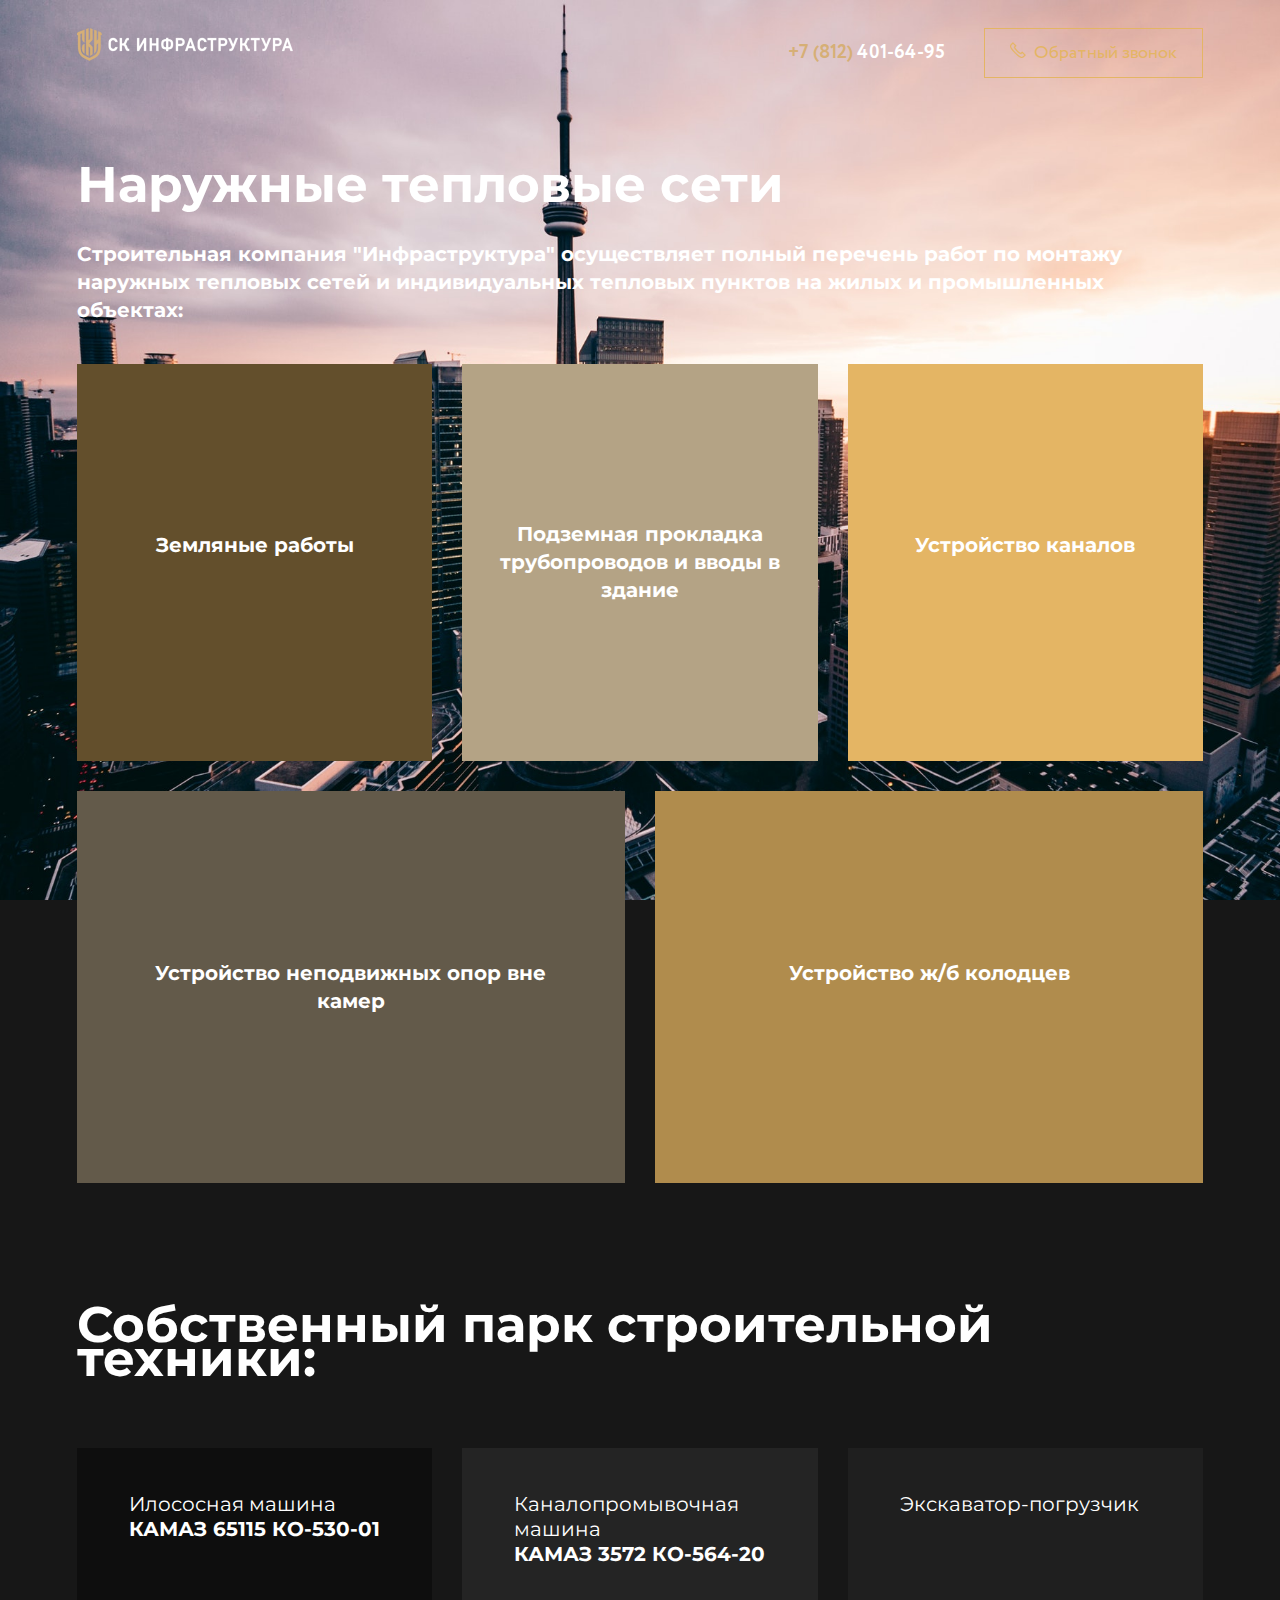
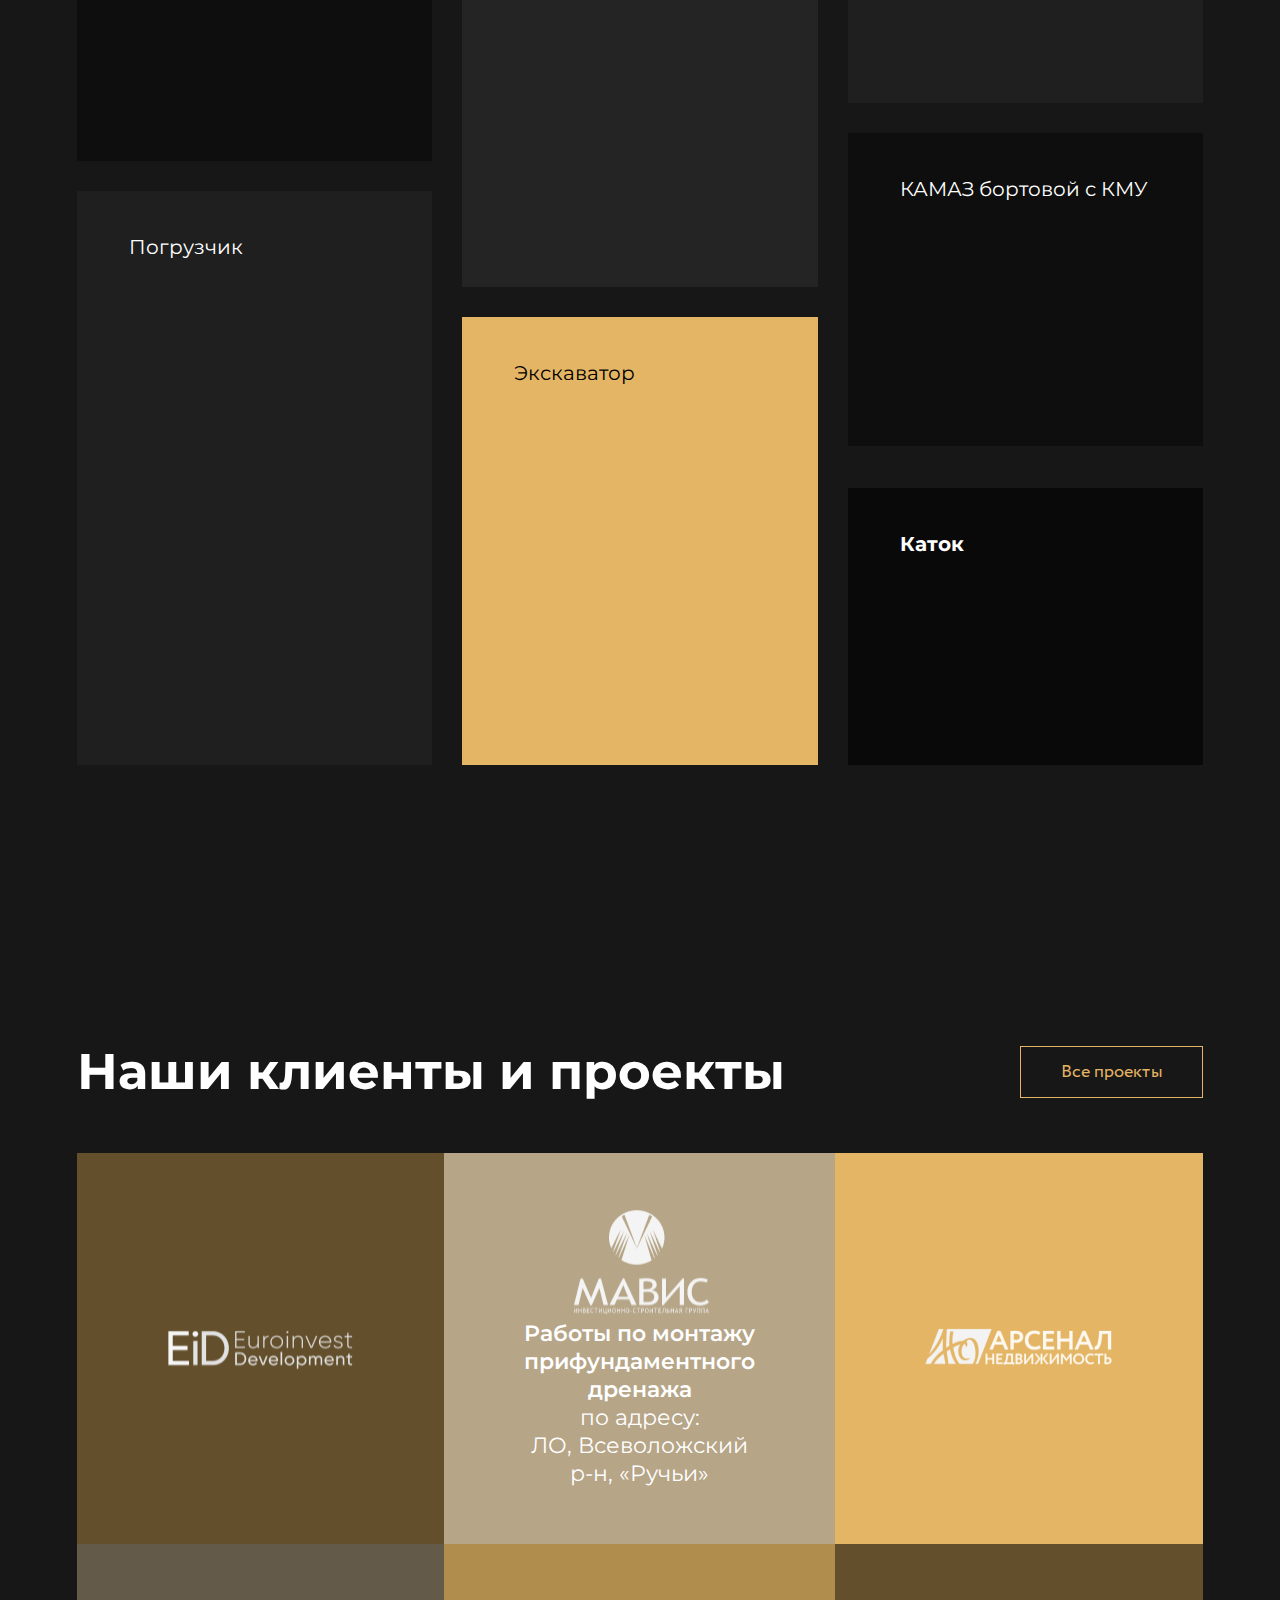
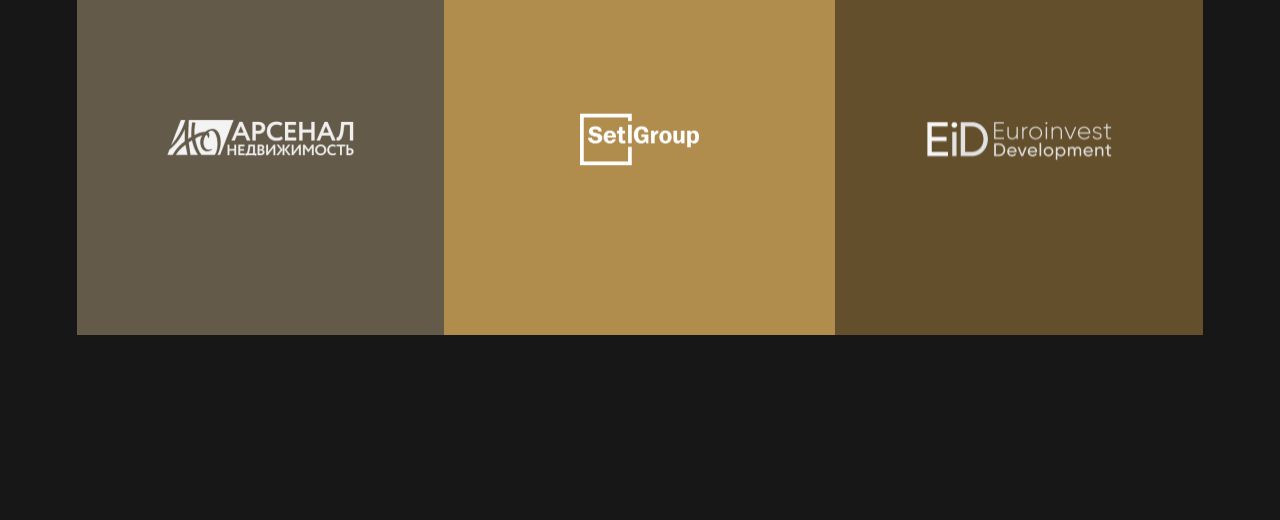
<file: index.html>
<!DOCTYPE html>
<html lang="en">
<head>
    <meta charset="UTF-8">
    <meta http-equiv="X-UA-Compatible" content="IE=edge">
    <meta name="viewport" content="width=device-width, initial-scale=1.0">
    <link href="https://fonts.googleapis.com/css?family=Montserrat:400,600,600i,700,900,900i" rel="stylesheet" />
    <link rel="stylesheet" href="./css/style.css">
    <title>СК ИНФРАСТРУКТУРА</title>
</head>
<body>
    <div class="header-bg">
        <header class="header container">
            <section class="section-logo">
                <a class="logo" href="./index.html"><img src="./images/logo.png" alt="logo" class="logo-img"></a>
                <address class="address">
                    <p class="tel">+7 (812) <span>401-64-95</span></p>
                    <a class="callback" href="./index.html">Обратный звонок</a>
                </address>
            </section>
            <section class="section-header">
                <div class="grid-item grid-item-1">
                    <h1 class="header-title">Наружные тепловые сети</h1>
                    <p class="header-subtitle">Строительная компания "Инфраструктура" осуществляет полный перечень работ по монтажу наружных тепловых сетей и индивидуальных тепловых пунктов на жилых и промышленных объектах:</p>
                </div>
                <div class="grid-item grid-item-2">Земляные работы</div>
                <div class="grid-item grid-item-3">Подземная прокладка трубопроводов и вводы в здание</div>
                <div class="grid-item grid-item-4">Устройство каналов</div>
                <div class="grid-item grid-item-5">Устройство неподвижных опор вне камер</div>
                <div class="grid-item grid-item-6">Устройство ж/б колодцев</div>
            </section>
        </header>
    </div>
    <main>
        <div class="paralax">
            <section class="main-header container">
                <h1 class="main-header-title">Собственный парк строительной техники:</h1>
                <section class="section-grid">
                    <div class="section-grid-item section-grid-item-1">Илососная машина<br> <strong>КАМАЗ 65115 КО-530-01</strong></div>
                    <div class="section-grid-item section-grid-item-2">Каналопромывочная машина <br> <strong>КАМАЗ 3572 КО-564-20</strong></div>
                    <div class="section-grid-item section-grid-item-3">Экскаватор-погрузчик</div>
                    <div class="section-grid-item section-grid-item-4">Погрузчик</div>
                    <div class="section-grid-item section-grid-item-5">Экскаватор</div>
                    <div class="section-grid-item section-grid-item-6">КАМАЗ бортовой с КМУ</div>
                    <div class="section-grid-item section-grid-item-7"> <strong>Каток</strong></div>
                </section>
            </section>
        </div>
    </main>
    <footer class="footer">
        <div class="container">
            <section class="foooter-section">
                <h1 class="footer-section-title">Наши клиенты и проекты</h1>
                <a class="footer-button" href="./index.html">Все проекты</a>
            </section>
            <section class="footer-grid">
                <div class="footer-grid-item footer-grid-item-1">
                    <img class="img-grid-1" src="./images/EID.png" alt="EID">
                </div>
                <div class="footer-grid-item footer-grid-item-2">
                        <img class="img-grid-21" src="./images/mabiclogo.png" alt="EID">
                        <img class="img-grid-22" src="./images/mabic.png" alt="EID">
                        <p class="footer-text">Работы по монтажу прифундаментного дренажа </p>
                        <p class="footer-text-normal">по адресу:
                            <br> ЛО, Всеволожский р-н, «Ручьи»</p>
                </div>
                <div class="footer-grid-item footer-grid-item-3">
                    <img class="img-grid-3" src="./images/arsenal.png" alt="EID">
                </div>
                <div class="footer-grid-item footer-grid-item-4">
                    <img class="img-grid-3" src="./images/arsenal.png" alt="EID">
                </div>
                <div class="footer-grid-item footer-grid-item-5">
                    <img class="img-grid-5" src="./images/set.png" alt="EID">
                </div>
                <div class="footer-grid-item footer-grid-item-6">
                    <img class="img-grid-1" src="./images/EID.png" alt="EID">
                </div>
            </section>
        </div>
    </footer>
</body>
</html>
</file>
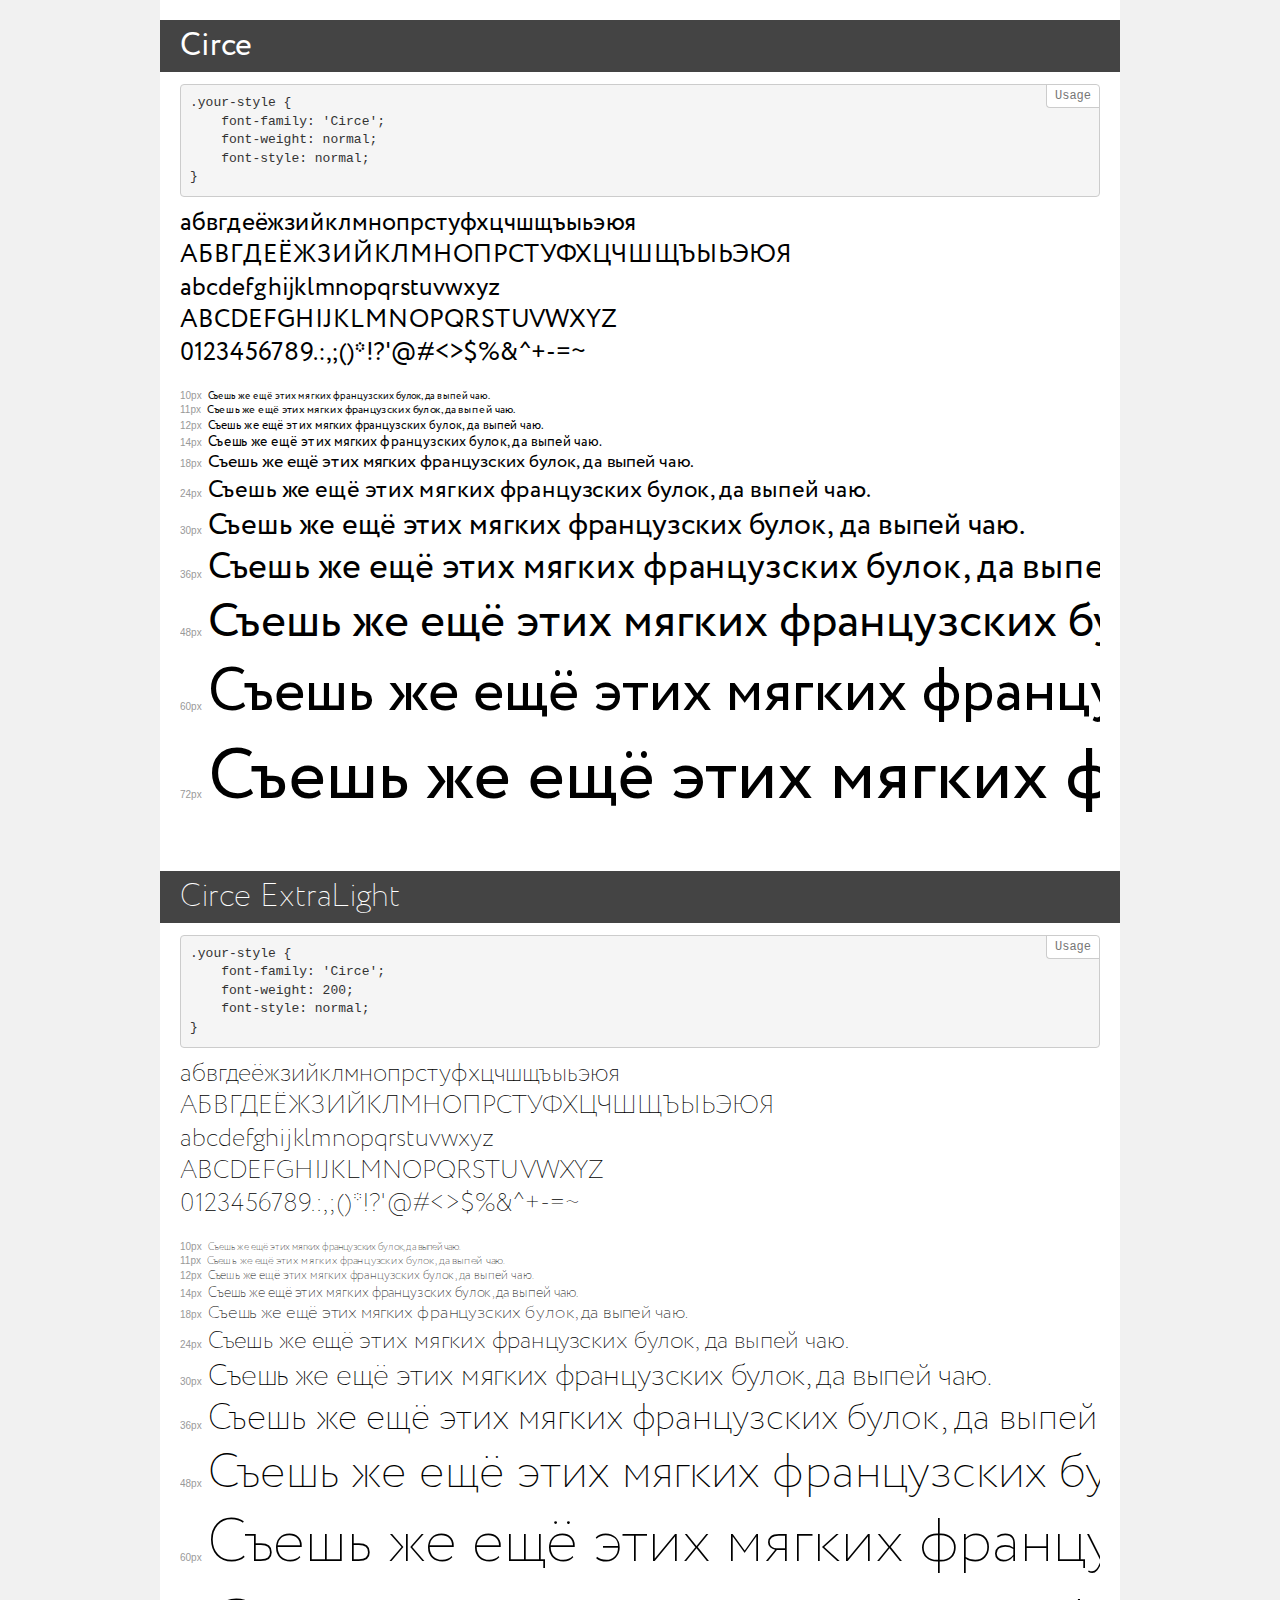
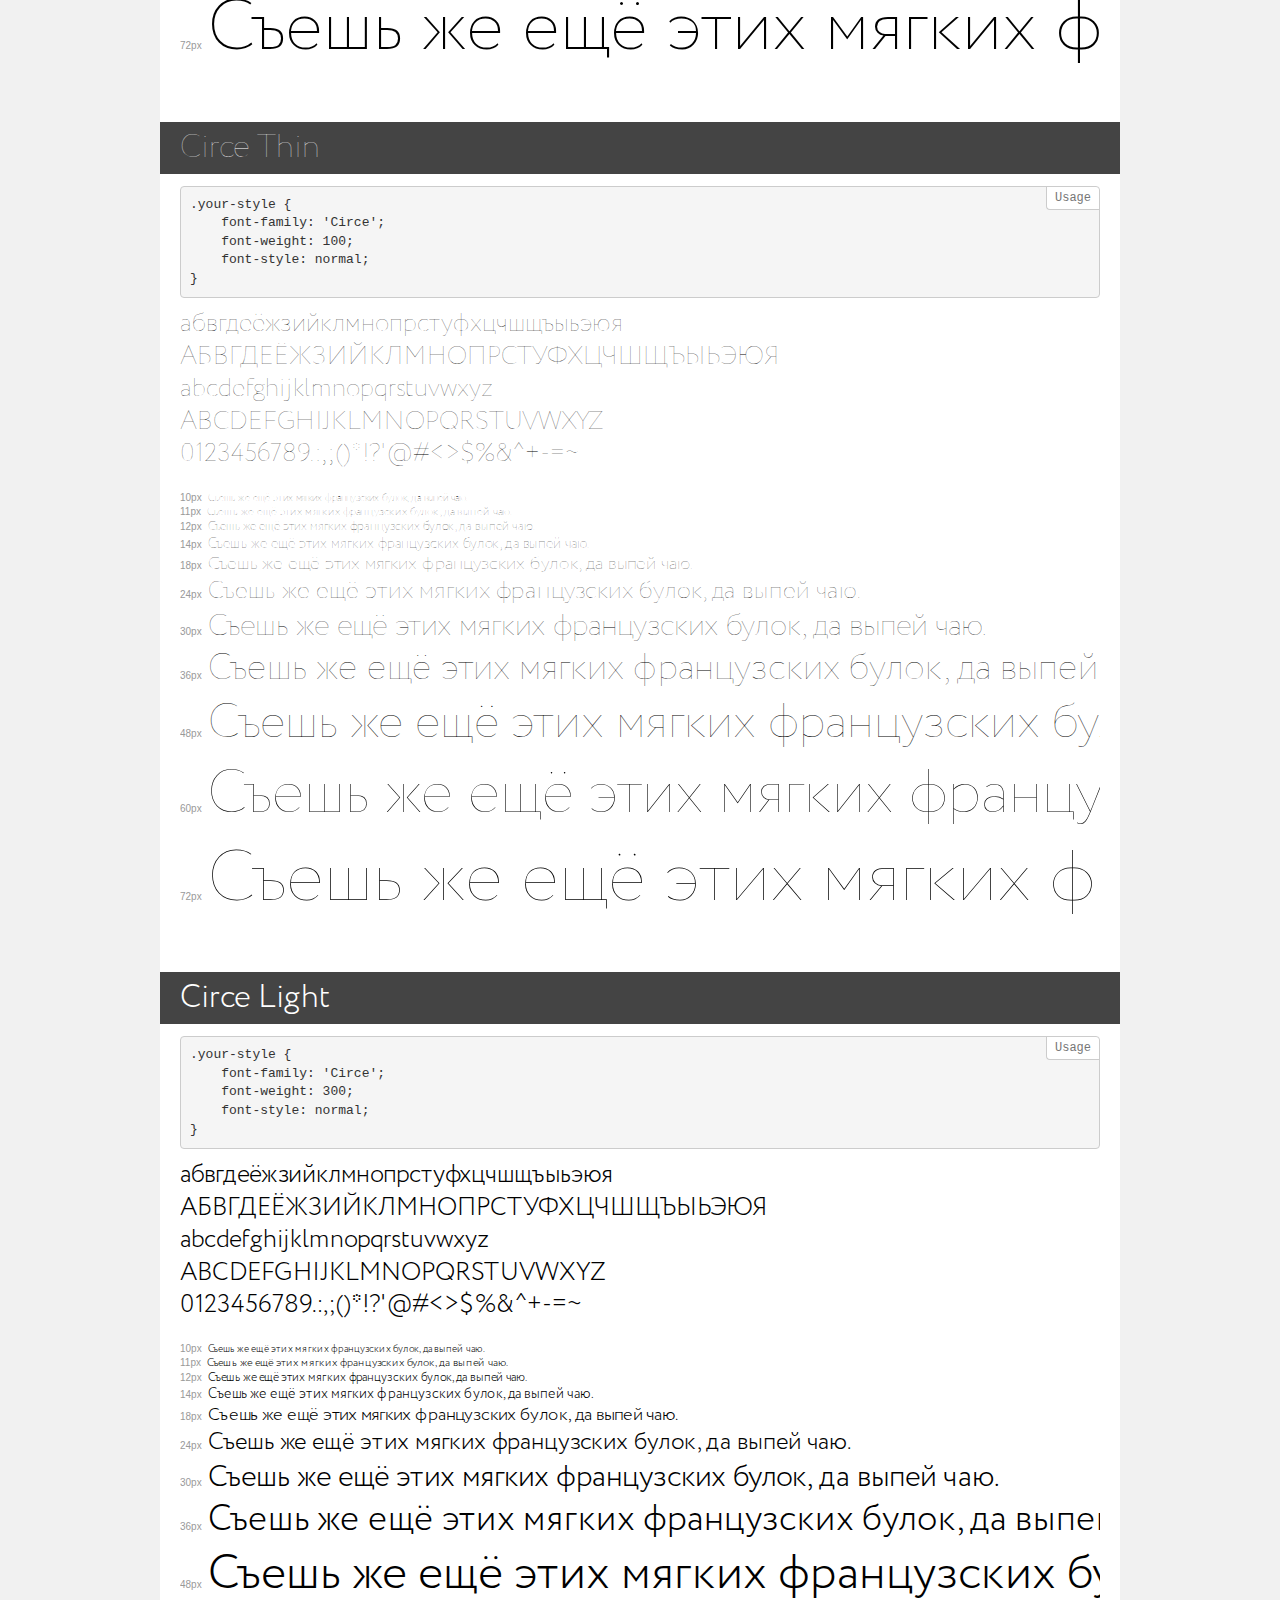
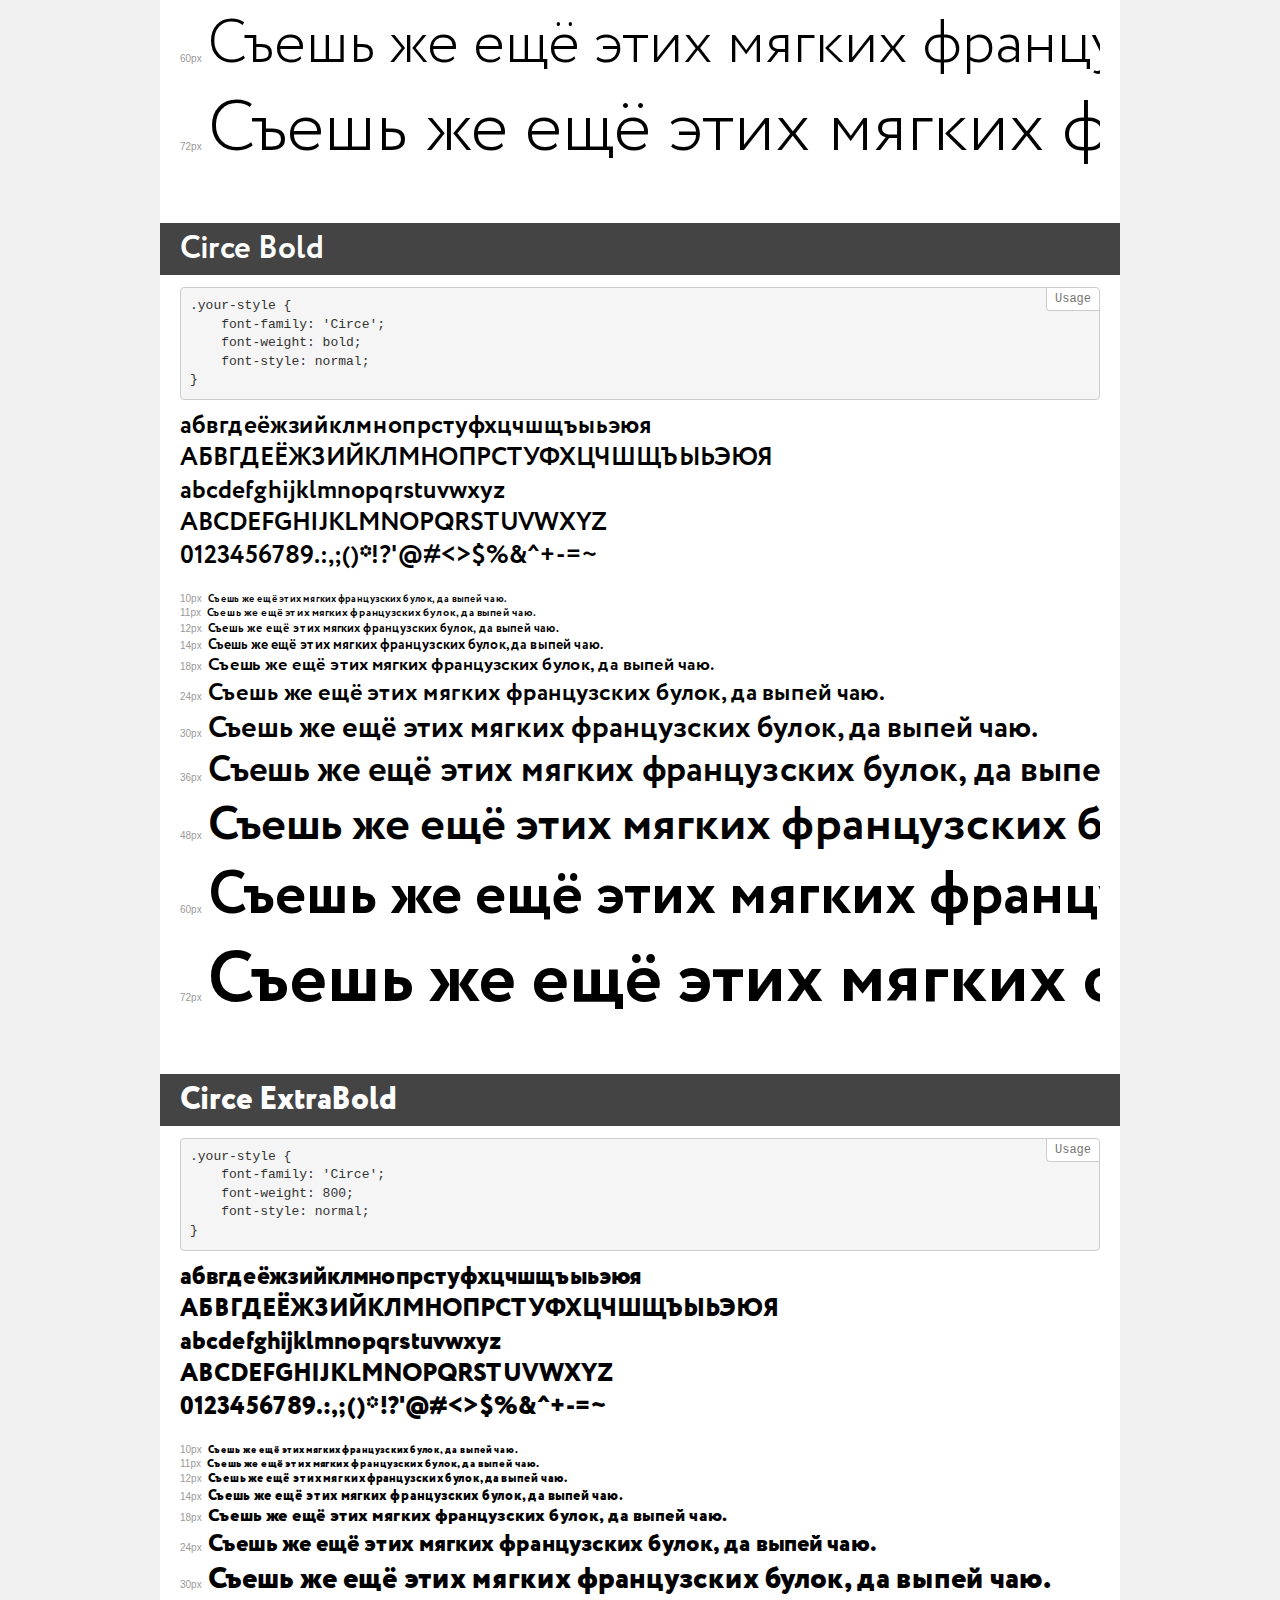
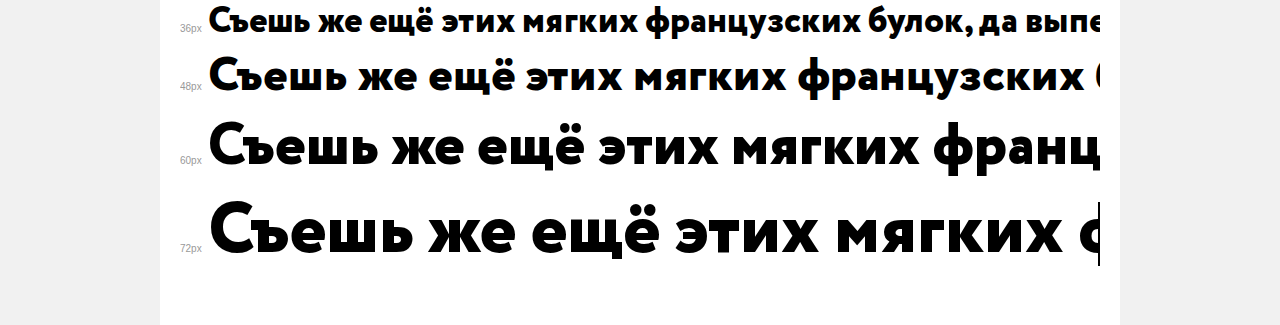
<file: fonts/Circe/demo.html>
<!DOCTYPE html>
<html>
<head>
	<meta charset="utf-8">
	<meta http-equiv="X-UA-Compatible" content="IE=edge">
	<meta name="viewport" content="width=device-width, initial-scale=1">
	<meta name="robots" content="noindex, noarchive">
	<title>Transfonter demo</title>
	<link href="stylesheet.css" rel="stylesheet">
	<style>
		/*
		http://meyerweb.com/eric/tools/css/reset/
		v2.0 | 20110126
		License: none (public domain)
		*/
		html, body, div, span, applet, object, iframe,
		h1, h2, h3, h4, h5, h6, p, blockquote, pre,
		a, abbr, acronym, address, big, cite, code,
		del, dfn, em, img, ins, kbd, q, s, samp,
		small, strike, strong, sub, sup, tt, var,
		b, u, i, center,
		dl, dt, dd, ol, ul, li,
		fieldset, form, label, legend,
		table, caption, tbody, tfoot, thead, tr, th, td,
		article, aside, canvas, details, embed,
		figure, figcaption, footer, header, hgroup,
		menu, nav, output, ruby, section, summary,
		time, mark, audio, video {
			margin: 0;
			padding: 0;
			border: 0;
			font-size: 100%;
			font: inherit;
			vertical-align: baseline;
		}
		/* HTML5 display-role reset for older browsers */
		article, aside, details, figcaption, figure,
		footer, header, hgroup, menu, nav, section {
			display: block;
		}
		body {
			line-height: 1;
		}
		ol, ul {
			list-style: none;
		}
		blockquote, q {
			quotes: none;
		}
		blockquote:before, blockquote:after,
		q:before, q:after {
			content: '';
			content: none;
		}
		table {
			border-collapse: collapse;
			border-spacing: 0;
		}
		/* common styles */
		body {
			background: #f1f1f1;
			color: #000;
		}
		.page {
			background: #fff;
			width: 920px;
			margin: 0 auto;
			padding: 20px 20px 0 20px;
			overflow: hidden;
		}
		.font-container {
			overflow-x: auto;
			overflow-y: hidden;
			margin-bottom: 40px;
			line-height: 1.3;
			white-space: nowrap;
			padding-bottom: 5px;
		}
		h1 {
			position: relative;
			background: #444;
			font-size: 32px;
			color: #fff;
			padding: 10px 20px;
			margin: 0 -20px 12px -20px;
		}
		.letters {
			font-size: 25px;
			margin-bottom: 20px;
		}
		.s10:before {
			content: '10px';
		}
		.s11:before {
			content: '11px';
		}
		.s12:before {
			content: '12px';
		}
		.s14:before {
			content: '14px';
		}
		.s18:before {
			content: '18px';
		}
		.s24:before {
			content: '24px';
		}
		.s30:before {
			content: '30px';
		}
		.s36:before {
			content: '36px';
		}
		.s48:before {
			content: '48px';
		}
		.s60:before {
			content: '60px';
		}
		.s72:before {
			content: '72px';
		}
		.s10:before, .s11:before, .s12:before, .s14:before,
		.s18:before, .s24:before, .s30:before, .s36:before,
		.s48:before, .s60:before, .s72:before {
			font-family: Arial, sans-serif;
			font-size: 10px;
			font-weight: normal;
			font-style: normal;
			color: #999;
			padding-right: 6px;
		}
		pre {
			display: block;
			position: relative;
			padding: 9px;
			margin: 0 0 10px;
			font-family: Monaco, Menlo, Consolas, "Courier New", monospace !important;
			font-size: 13px;
			line-height: 1.428571429;
			color: #333;
			font-weight: normal !important;
			font-style: normal !important;
			background-color: #f5f5f5;
			border: 1px solid #ccc;
			overflow-x: auto;
			border-radius: 4px;
		}
		pre:after {
			display: block;
			position: absolute;
			right: 0;
			top: 0;
			content: 'Usage';
			line-height: 1;
			padding: 5px 8px;
			font-size: 12px;
			color: #767676;
			background-color: #fff;
			border: 1px solid #ccc;
			border-right: none;
			border-top: none;
			border-radius: 0 4px 0 4px;
			z-index: 10;
		}
		/* responsive */
		@media (max-width: 959px) {
			.page {
				width: auto;
				margin: 0;
			}
		}
	</style>
</head>
<body>
<div class="page">
	<div class="demo" style="font-family: 'Circe'; font-weight: normal; font-style: normal;">
		<h1>Circe</h1>
		<pre>.your-style {
    font-family: 'Circe';
    font-weight: normal;
    font-style: normal;
}</pre>
		<div class="font-container">
			<p class="letters">
				абвгдеёжзийклмнопрстуфхцчшщъыьэюя <br />
				АБВГДЕЁЖЗИЙКЛМНОПРСТУФХЦЧШЩЪЫЬЭЮЯ <br />
				abcdefghijklmnopqrstuvwxyz <br />
				ABCDEFGHIJKLMNOPQRSTUVWXYZ <br />				0123456789.:,;()*!?'@#<>$%&^+-=~
			</p>
			<p class="s10" style="font-size: 10px;">Съешь же ещё этих мягких французских булок, да выпей чаю.</p>
			<p class="s11" style="font-size: 11px;">Съешь же ещё этих мягких французских булок, да выпей чаю.</p>
			<p class="s12" style="font-size: 12px;">Съешь же ещё этих мягких французских булок, да выпей чаю.</p>
			<p class="s14" style="font-size: 14px;">Съешь же ещё этих мягких французских булок, да выпей чаю.</p>
			<p class="s18" style="font-size: 18px;">Съешь же ещё этих мягких французских булок, да выпей чаю.</p>
			<p class="s24" style="font-size: 24px;">Съешь же ещё этих мягких французских булок, да выпей чаю.</p>
			<p class="s30" style="font-size: 30px;">Съешь же ещё этих мягких французских булок, да выпей чаю.</p>
			<p class="s36" style="font-size: 36px;">Съешь же ещё этих мягких французских булок, да выпей чаю.</p>
			<p class="s48" style="font-size: 48px;">Съешь же ещё этих мягких французских булок, да выпей чаю.</p>
			<p class="s60" style="font-size: 60px;">Съешь же ещё этих мягких французских булок, да выпей чаю.</p>
			<p class="s72" style="font-size: 72px;">Съешь же ещё этих мягких французских булок, да выпей чаю.</p>
		</div>
	</div>
	<div class="demo" style="font-family: 'Circe'; font-weight: 200; font-style: normal;">
		<h1>Circe ExtraLight</h1>
		<pre>.your-style {
    font-family: 'Circe';
    font-weight: 200;
    font-style: normal;
}</pre>
		<div class="font-container">
			<p class="letters">
				абвгдеёжзийклмнопрстуфхцчшщъыьэюя <br />
				АБВГДЕЁЖЗИЙКЛМНОПРСТУФХЦЧШЩЪЫЬЭЮЯ <br />
				abcdefghijklmnopqrstuvwxyz <br />
				ABCDEFGHIJKLMNOPQRSTUVWXYZ <br />				0123456789.:,;()*!?'@#<>$%&^+-=~
			</p>
			<p class="s10" style="font-size: 10px;">Съешь же ещё этих мягких французских булок, да выпей чаю.</p>
			<p class="s11" style="font-size: 11px;">Съешь же ещё этих мягких французских булок, да выпей чаю.</p>
			<p class="s12" style="font-size: 12px;">Съешь же ещё этих мягких французских булок, да выпей чаю.</p>
			<p class="s14" style="font-size: 14px;">Съешь же ещё этих мягких французских булок, да выпей чаю.</p>
			<p class="s18" style="font-size: 18px;">Съешь же ещё этих мягких французских булок, да выпей чаю.</p>
			<p class="s24" style="font-size: 24px;">Съешь же ещё этих мягких французских булок, да выпей чаю.</p>
			<p class="s30" style="font-size: 30px;">Съешь же ещё этих мягких французских булок, да выпей чаю.</p>
			<p class="s36" style="font-size: 36px;">Съешь же ещё этих мягких французских булок, да выпей чаю.</p>
			<p class="s48" style="font-size: 48px;">Съешь же ещё этих мягких французских булок, да выпей чаю.</p>
			<p class="s60" style="font-size: 60px;">Съешь же ещё этих мягких французских булок, да выпей чаю.</p>
			<p class="s72" style="font-size: 72px;">Съешь же ещё этих мягких французских булок, да выпей чаю.</p>
		</div>
	</div>
	<div class="demo" style="font-family: 'Circe'; font-weight: 100; font-style: normal;">
		<h1>Circe Thin</h1>
		<pre>.your-style {
    font-family: 'Circe';
    font-weight: 100;
    font-style: normal;
}</pre>
		<div class="font-container">
			<p class="letters">
				абвгдеёжзийклмнопрстуфхцчшщъыьэюя <br />
				АБВГДЕЁЖЗИЙКЛМНОПРСТУФХЦЧШЩЪЫЬЭЮЯ <br />
				abcdefghijklmnopqrstuvwxyz <br />
				ABCDEFGHIJKLMNOPQRSTUVWXYZ <br />				0123456789.:,;()*!?'@#<>$%&^+-=~
			</p>
			<p class="s10" style="font-size: 10px;">Съешь же ещё этих мягких французских булок, да выпей чаю.</p>
			<p class="s11" style="font-size: 11px;">Съешь же ещё этих мягких французских булок, да выпей чаю.</p>
			<p class="s12" style="font-size: 12px;">Съешь же ещё этих мягких французских булок, да выпей чаю.</p>
			<p class="s14" style="font-size: 14px;">Съешь же ещё этих мягких французских булок, да выпей чаю.</p>
			<p class="s18" style="font-size: 18px;">Съешь же ещё этих мягких французских булок, да выпей чаю.</p>
			<p class="s24" style="font-size: 24px;">Съешь же ещё этих мягких французских булок, да выпей чаю.</p>
			<p class="s30" style="font-size: 30px;">Съешь же ещё этих мягких французских булок, да выпей чаю.</p>
			<p class="s36" style="font-size: 36px;">Съешь же ещё этих мягких французских булок, да выпей чаю.</p>
			<p class="s48" style="font-size: 48px;">Съешь же ещё этих мягких французских булок, да выпей чаю.</p>
			<p class="s60" style="font-size: 60px;">Съешь же ещё этих мягких французских булок, да выпей чаю.</p>
			<p class="s72" style="font-size: 72px;">Съешь же ещё этих мягких французских булок, да выпей чаю.</p>
		</div>
	</div>
	<div class="demo" style="font-family: 'Circe'; font-weight: 300; font-style: normal;">
		<h1>Circe Light</h1>
		<pre>.your-style {
    font-family: 'Circe';
    font-weight: 300;
    font-style: normal;
}</pre>
		<div class="font-container">
			<p class="letters">
				абвгдеёжзийклмнопрстуфхцчшщъыьэюя <br />
				АБВГДЕЁЖЗИЙКЛМНОПРСТУФХЦЧШЩЪЫЬЭЮЯ <br />
				abcdefghijklmnopqrstuvwxyz <br />
				ABCDEFGHIJKLMNOPQRSTUVWXYZ <br />				0123456789.:,;()*!?'@#<>$%&^+-=~
			</p>
			<p class="s10" style="font-size: 10px;">Съешь же ещё этих мягких французских булок, да выпей чаю.</p>
			<p class="s11" style="font-size: 11px;">Съешь же ещё этих мягких французских булок, да выпей чаю.</p>
			<p class="s12" style="font-size: 12px;">Съешь же ещё этих мягких французских булок, да выпей чаю.</p>
			<p class="s14" style="font-size: 14px;">Съешь же ещё этих мягких французских булок, да выпей чаю.</p>
			<p class="s18" style="font-size: 18px;">Съешь же ещё этих мягких французских булок, да выпей чаю.</p>
			<p class="s24" style="font-size: 24px;">Съешь же ещё этих мягких французских булок, да выпей чаю.</p>
			<p class="s30" style="font-size: 30px;">Съешь же ещё этих мягких французских булок, да выпей чаю.</p>
			<p class="s36" style="font-size: 36px;">Съешь же ещё этих мягких французских булок, да выпей чаю.</p>
			<p class="s48" style="font-size: 48px;">Съешь же ещё этих мягких французских булок, да выпей чаю.</p>
			<p class="s60" style="font-size: 60px;">Съешь же ещё этих мягких французских булок, да выпей чаю.</p>
			<p class="s72" style="font-size: 72px;">Съешь же ещё этих мягких французских булок, да выпей чаю.</p>
		</div>
	</div>
	<div class="demo" style="font-family: 'Circe'; font-weight: bold; font-style: normal;">
		<h1>Circe Bold</h1>
		<pre>.your-style {
    font-family: 'Circe';
    font-weight: bold;
    font-style: normal;
}</pre>
		<div class="font-container">
			<p class="letters">
				абвгдеёжзийклмнопрстуфхцчшщъыьэюя <br />
				АБВГДЕЁЖЗИЙКЛМНОПРСТУФХЦЧШЩЪЫЬЭЮЯ <br />
				abcdefghijklmnopqrstuvwxyz <br />
				ABCDEFGHIJKLMNOPQRSTUVWXYZ <br />				0123456789.:,;()*!?'@#<>$%&^+-=~
			</p>
			<p class="s10" style="font-size: 10px;">Съешь же ещё этих мягких французских булок, да выпей чаю.</p>
			<p class="s11" style="font-size: 11px;">Съешь же ещё этих мягких французских булок, да выпей чаю.</p>
			<p class="s12" style="font-size: 12px;">Съешь же ещё этих мягких французских булок, да выпей чаю.</p>
			<p class="s14" style="font-size: 14px;">Съешь же ещё этих мягких французских булок, да выпей чаю.</p>
			<p class="s18" style="font-size: 18px;">Съешь же ещё этих мягких французских булок, да выпей чаю.</p>
			<p class="s24" style="font-size: 24px;">Съешь же ещё этих мягких французских булок, да выпей чаю.</p>
			<p class="s30" style="font-size: 30px;">Съешь же ещё этих мягких французских булок, да выпей чаю.</p>
			<p class="s36" style="font-size: 36px;">Съешь же ещё этих мягких французских булок, да выпей чаю.</p>
			<p class="s48" style="font-size: 48px;">Съешь же ещё этих мягких французских булок, да выпей чаю.</p>
			<p class="s60" style="font-size: 60px;">Съешь же ещё этих мягких французских булок, да выпей чаю.</p>
			<p class="s72" style="font-size: 72px;">Съешь же ещё этих мягких французских булок, да выпей чаю.</p>
		</div>
	</div>
	<div class="demo" style="font-family: 'Circe'; font-weight: 800; font-style: normal;">
		<h1>Circe ExtraBold</h1>
		<pre>.your-style {
    font-family: 'Circe';
    font-weight: 800;
    font-style: normal;
}</pre>
		<div class="font-container">
			<p class="letters">
				абвгдеёжзийклмнопрстуфхцчшщъыьэюя <br />
				АБВГДЕЁЖЗИЙКЛМНОПРСТУФХЦЧШЩЪЫЬЭЮЯ <br />
				abcdefghijklmnopqrstuvwxyz <br />
				ABCDEFGHIJKLMNOPQRSTUVWXYZ <br />				0123456789.:,;()*!?'@#<>$%&^+-=~
			</p>
			<p class="s10" style="font-size: 10px;">Съешь же ещё этих мягких французских булок, да выпей чаю.</p>
			<p class="s11" style="font-size: 11px;">Съешь же ещё этих мягких французских булок, да выпей чаю.</p>
			<p class="s12" style="font-size: 12px;">Съешь же ещё этих мягких французских булок, да выпей чаю.</p>
			<p class="s14" style="font-size: 14px;">Съешь же ещё этих мягких французских булок, да выпей чаю.</p>
			<p class="s18" style="font-size: 18px;">Съешь же ещё этих мягких французских булок, да выпей чаю.</p>
			<p class="s24" style="font-size: 24px;">Съешь же ещё этих мягких французских булок, да выпей чаю.</p>
			<p class="s30" style="font-size: 30px;">Съешь же ещё этих мягких французских булок, да выпей чаю.</p>
			<p class="s36" style="font-size: 36px;">Съешь же ещё этих мягких французских булок, да выпей чаю.</p>
			<p class="s48" style="font-size: 48px;">Съешь же ещё этих мягких французских булок, да выпей чаю.</p>
			<p class="s60" style="font-size: 60px;">Съешь же ещё этих мягких французских булок, да выпей чаю.</p>
			<p class="s72" style="font-size: 72px;">Съешь же ещё этих мягких французских булок, да выпей чаю.</p>
		</div>
	</div>
</div>
</body>
</html>
</file>
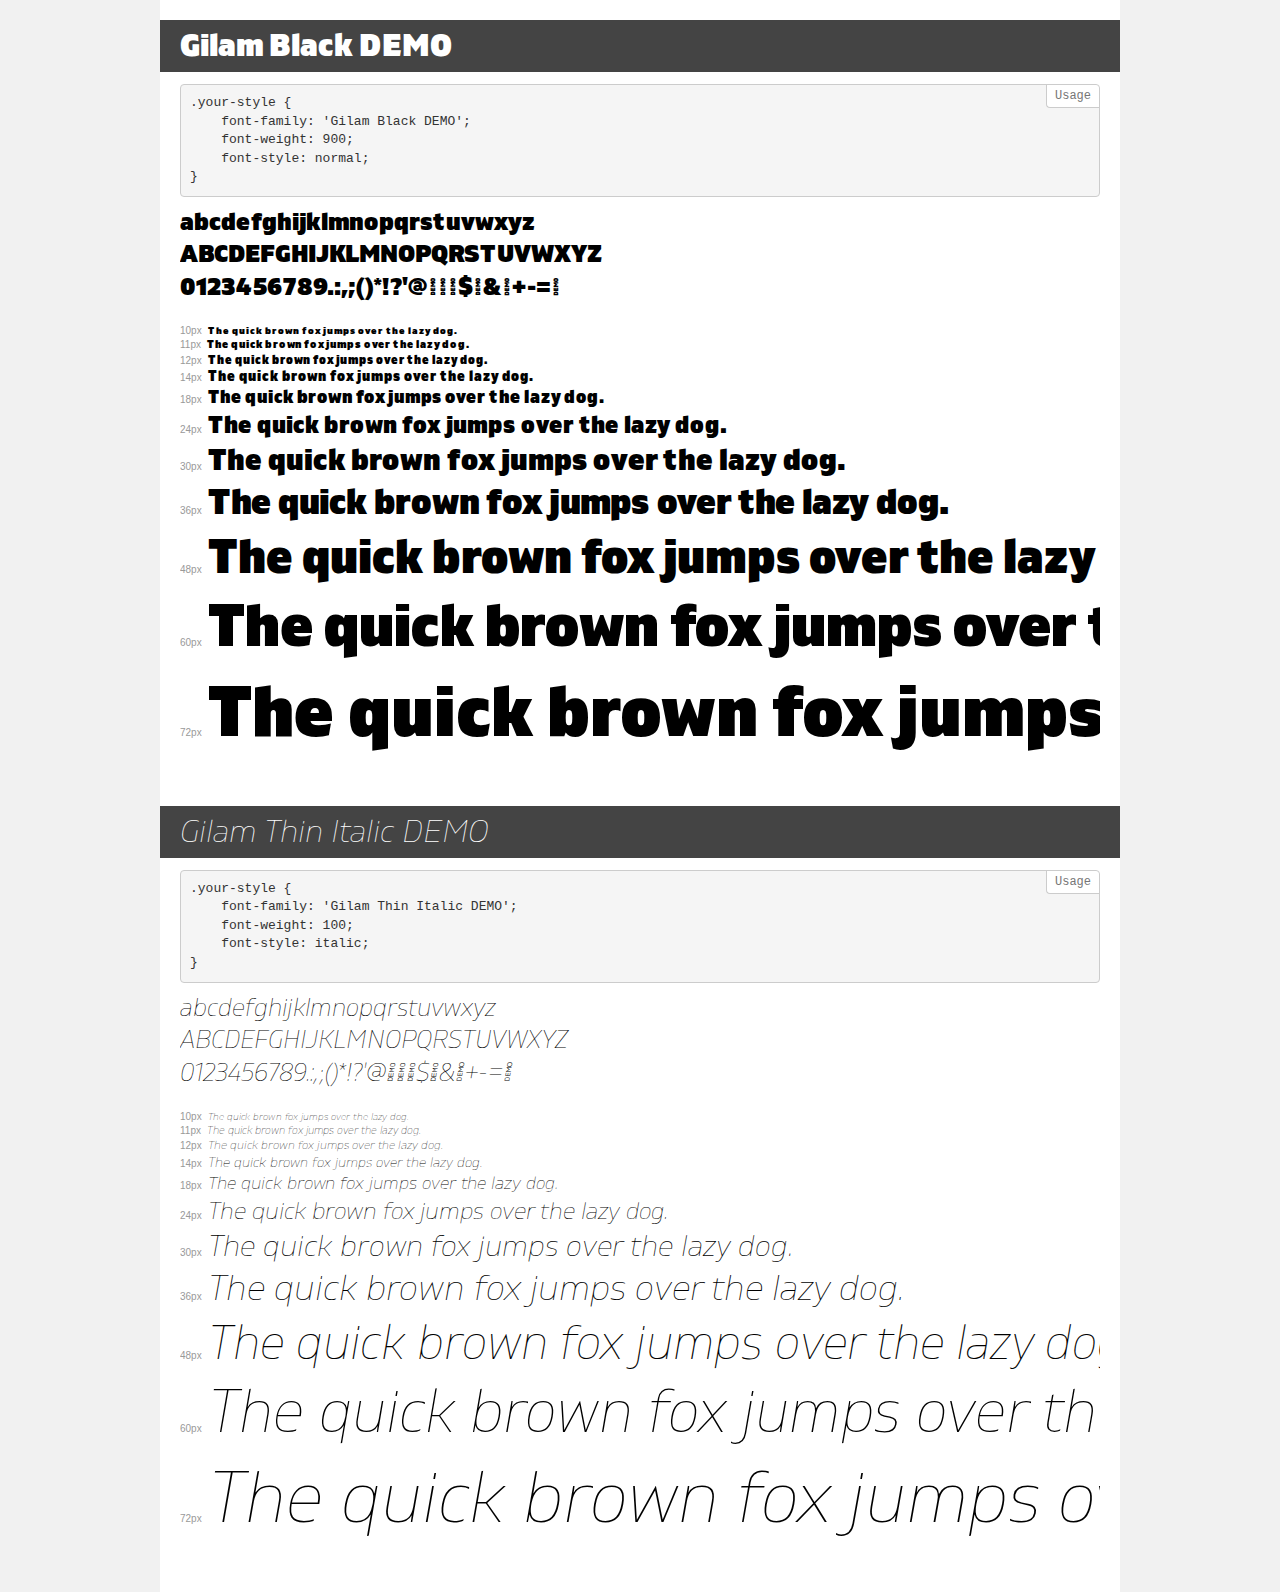
<file: fonts/Gilam/demo.html>
<!DOCTYPE html>
<html>
<head>
    <meta charset="utf-8">
    <meta http-equiv="X-UA-Compatible" content="IE=edge">
    <meta name="viewport" content="width=device-width, initial-scale=1">
    <meta name="robots" content="noindex, noarchive">
    <meta name="format-detection" content="telephone=no">
    <title>Transfonter demo</title>
    <link href="stylesheet.css" rel="stylesheet">
    <style>
        /*
        http://meyerweb.com/eric/tools/css/reset/
        v2.0 | 20110126
        License: none (public domain)
        */
        html, body, div, span, applet, object, iframe,
        h1, h2, h3, h4, h5, h6, p, blockquote, pre,
        a, abbr, acronym, address, big, cite, code,
        del, dfn, em, img, ins, kbd, q, s, samp,
        small, strike, strong, sub, sup, tt, var,
        b, u, i, center,
        dl, dt, dd, ol, ul, li,
        fieldset, form, label, legend,
        table, caption, tbody, tfoot, thead, tr, th, td,
        article, aside, canvas, details, embed,
        figure, figcaption, footer, header, hgroup,
        menu, nav, output, ruby, section, summary,
        time, mark, audio, video {
            margin: 0;
            padding: 0;
            border: 0;
            font-size: 100%;
            font: inherit;
            vertical-align: baseline;
        }
        /* HTML5 display-role reset for older browsers */
        article, aside, details, figcaption, figure,
        footer, header, hgroup, menu, nav, section {
            display: block;
        }
        body {
            line-height: 1;
        }
        ol, ul {
            list-style: none;
        }
        blockquote, q {
            quotes: none;
        }
        blockquote:before, blockquote:after,
        q:before, q:after {
            content: '';
            content: none;
        }
        table {
            border-collapse: collapse;
            border-spacing: 0;
        }
        /* common styles */
        body {
            background: #f1f1f1;
            color: #000;
        }
        .page {
            background: #fff;
            width: 920px;
            margin: 0 auto;
            padding: 20px 20px 0 20px;
            overflow: hidden;
        }
        .font-container {
            overflow-x: auto;
            overflow-y: hidden;
            margin-bottom: 40px;
            line-height: 1.3;
            white-space: nowrap;
            padding-bottom: 5px;
        }
        h1 {
            position: relative;
            background: #444;
            font-size: 32px;
            color: #fff;
            padding: 10px 20px;
            margin: 0 -20px 12px -20px;
        }
        .letters {
            font-size: 25px;
            margin-bottom: 20px;
        }
        .s10:before {
            content: '10px';
        }
        .s11:before {
            content: '11px';
        }
        .s12:before {
            content: '12px';
        }
        .s14:before {
            content: '14px';
        }
        .s18:before {
            content: '18px';
        }
        .s24:before {
            content: '24px';
        }
        .s30:before {
            content: '30px';
        }
        .s36:before {
            content: '36px';
        }
        .s48:before {
            content: '48px';
        }
        .s60:before {
            content: '60px';
        }
        .s72:before {
            content: '72px';
        }
        .s10:before, .s11:before, .s12:before, .s14:before,
        .s18:before, .s24:before, .s30:before, .s36:before,
        .s48:before, .s60:before, .s72:before {
            font-family: Arial, sans-serif;
            font-size: 10px;
            font-weight: normal;
            font-style: normal;
            color: #999;
            padding-right: 6px;
        }
        pre {
            display: block;
            position: relative;
            padding: 9px;
            margin: 0 0 10px;
            font-family: Monaco, Menlo, Consolas, "Courier New", monospace !important;
            font-size: 13px;
            line-height: 1.428571429;
            color: #333;
            font-weight: normal !important;
            font-style: normal !important;
            background-color: #f5f5f5;
            border: 1px solid #ccc;
            overflow-x: auto;
            border-radius: 4px;
        }
        pre:after {
            display: block;
            position: absolute;
            right: 0;
            top: 0;
            content: 'Usage';
            line-height: 1;
            padding: 5px 8px;
            font-size: 12px;
            color: #767676;
            background-color: #fff;
            border: 1px solid #ccc;
            border-right: none;
            border-top: none;
            border-radius: 0 4px 0 4px;
            z-index: 10;
        }
        /* responsive */
        @media (max-width: 959px) {
            .page {
                width: auto;
                margin: 0;
            }
        }
    </style>
</head>
<body>
<div class="page">
    <div class="demo" style="font-family: 'Gilam Black DEMO'; font-weight: 900; font-style: normal;">
        <h1>Gilam Black DEMO</h1>
        <pre>.your-style {
    font-family: 'Gilam Black DEMO';
    font-weight: 900;
    font-style: normal;
}</pre>
        <div class="font-container">
            <p class="letters">
                abcdefghijklmnopqrstuvwxyz<br>
ABCDEFGHIJKLMNOPQRSTUVWXYZ<br>
                0123456789.:,;()*!?'@#<>$%&^+-=~
            </p>
            <p class="s10" style="font-size: 10px;">The quick brown fox jumps over the lazy dog.</p>
            <p class="s11" style="font-size: 11px;">The quick brown fox jumps over the lazy dog.</p>
            <p class="s12" style="font-size: 12px;">The quick brown fox jumps over the lazy dog.</p>
            <p class="s14" style="font-size: 14px;">The quick brown fox jumps over the lazy dog.</p>
            <p class="s18" style="font-size: 18px;">The quick brown fox jumps over the lazy dog.</p>
            <p class="s24" style="font-size: 24px;">The quick brown fox jumps over the lazy dog.</p>
            <p class="s30" style="font-size: 30px;">The quick brown fox jumps over the lazy dog.</p>
            <p class="s36" style="font-size: 36px;">The quick brown fox jumps over the lazy dog.</p>
            <p class="s48" style="font-size: 48px;">The quick brown fox jumps over the lazy dog.</p>
            <p class="s60" style="font-size: 60px;">The quick brown fox jumps over the lazy dog.</p>
            <p class="s72" style="font-size: 72px;">The quick brown fox jumps over the lazy dog.</p>
        </div>
    </div>
    <div class="demo" style="font-family: 'Gilam Thin Italic DEMO'; font-weight: 100; font-style: italic;">
        <h1>Gilam Thin Italic DEMO</h1>
        <pre>.your-style {
    font-family: 'Gilam Thin Italic DEMO';
    font-weight: 100;
    font-style: italic;
}</pre>
        <div class="font-container">
            <p class="letters">
                abcdefghijklmnopqrstuvwxyz<br>
ABCDEFGHIJKLMNOPQRSTUVWXYZ<br>
                0123456789.:,;()*!?'@#<>$%&^+-=~
            </p>
            <p class="s10" style="font-size: 10px;">The quick brown fox jumps over the lazy dog.</p>
            <p class="s11" style="font-size: 11px;">The quick brown fox jumps over the lazy dog.</p>
            <p class="s12" style="font-size: 12px;">The quick brown fox jumps over the lazy dog.</p>
            <p class="s14" style="font-size: 14px;">The quick brown fox jumps over the lazy dog.</p>
            <p class="s18" style="font-size: 18px;">The quick brown fox jumps over the lazy dog.</p>
            <p class="s24" style="font-size: 24px;">The quick brown fox jumps over the lazy dog.</p>
            <p class="s30" style="font-size: 30px;">The quick brown fox jumps over the lazy dog.</p>
            <p class="s36" style="font-size: 36px;">The quick brown fox jumps over the lazy dog.</p>
            <p class="s48" style="font-size: 48px;">The quick brown fox jumps over the lazy dog.</p>
            <p class="s60" style="font-size: 60px;">The quick brown fox jumps over the lazy dog.</p>
            <p class="s72" style="font-size: 72px;">The quick brown fox jumps over the lazy dog.</p>
        </div>
    </div>
</div>
</body>
</html>
</file>
<file: fonts/Circe/stylesheet.css>
/* This stylesheet generated by Transfonter (https://transfonter.org) on June 26, 2017 11:20 AM */

@font-face {
	font-family: 'Circe';
	src: url('Circe-Regular.eot');
	src: local('Circe'), local('Circe-Regular'),
		url('Circe-Regular.eot?#iefix') format('embedded-opentype'),
		url('Circe-Regular.woff') format('woff'),
		url('Circe-Regular.ttf') format('truetype');
	font-weight: normal;
	font-style: normal;
}

@font-face {
	font-family: 'Circe';
	src: url('Circe-ExtraLight.eot');
	src: local('Circe ExtraLight'), local('Circe-ExtraLight'),
		url('Circe-ExtraLight.eot?#iefix') format('embedded-opentype'),
		url('Circe-ExtraLight.woff') format('woff'),
		url('Circe-ExtraLight.ttf') format('truetype');
	font-weight: 200;
	font-style: normal;
}

@font-face {
	font-family: 'Circe';
	src: url('Circe-Thin.eot');
	src: local('Circe Thin'), local('Circe-Thin'),
		url('Circe-Thin.eot?#iefix') format('embedded-opentype'),
		url('Circe-Thin.woff') format('woff'),
		url('Circe-Thin.ttf') format('truetype');
	font-weight: 100;
	font-style: normal;
}

@font-face {
	font-family: 'Circe';
	src: url('Circe-Light.eot');
	src: local('Circe Light'), local('Circe-Light'),
		url('Circe-Light.eot?#iefix') format('embedded-opentype'),
		url('Circe-Light.woff') format('woff'),
		url('Circe-Light.ttf') format('truetype');
	font-weight: 300;
	font-style: normal;
}

@font-face {
	font-family: 'Circe';
	src: url('Circe-Bold.eot');
	src: local('Circe Bold'), local('Circe-Bold'),
		url('Circe-Bold.eot?#iefix') format('embedded-opentype'),
		url('Circe-Bold.woff') format('woff'),
		url('Circe-Bold.ttf') format('truetype');
	font-weight: bold;
	font-style: normal;
}

@font-face {
	font-family: 'Circe';
	src: url('Circe-ExtraBold.eot');
	src: local('Circe ExtraBold'), local('Circe-ExtraBold'),
		url('Circe-ExtraBold.eot?#iefix') format('embedded-opentype'),
		url('Circe-ExtraBold.woff') format('woff'),
		url('Circe-ExtraBold.ttf') format('truetype');
	font-weight: 800;
	font-style: normal;
}
</file>
<file: fonts/Gilam/stylesheet.css>
@font-face {
    font-family: 'Gilam Black DEMO';
    src: url('Gilam-BlackDEMO.eot');
    src: local('Gilam Black DEMO'), local('Gilam-BlackDEMO'),
        url('Gilam-BlackDEMO.eot?#iefix') format('embedded-opentype'),
        url('Gilam-BlackDEMO.woff2') format('woff2'),
        url('Gilam-BlackDEMO.woff') format('woff'),
        url('Gilam-BlackDEMO.ttf') format('truetype');
    font-weight: 900;
    font-style: normal;
}

@font-face {
    font-family: 'Gilam Thin Italic DEMO';
    src: url('Gilam-ThinItalicDEMO.eot');
    src: local('Gilam Thin Italic DEMO'), local('Gilam-ThinItalicDEMO'),
        url('Gilam-ThinItalicDEMO.eot?#iefix') format('embedded-opentype'),
        url('Gilam-ThinItalicDEMO.woff2') format('woff2'),
        url('Gilam-ThinItalicDEMO.woff') format('woff'),
        url('Gilam-ThinItalicDEMO.ttf') format('truetype');
    font-weight: 100;
    font-style: italic;
}
</file>
<file: css/style.css>
@import url(./normalize.css);
@import url(../fonts/Circe/stylesheet.css);
@import url(../fonts/Gilam/stylesheet.css);

body {
    font-family: Montserrat;
    background-color: #171717;
}

.container {
    width: 88%;
    max-width: 1460px;
    margin: 0 auto;
  }

.header-bg {
    background-image: url(../images/header-bg.jpeg);
    background-size: cover;
    background-position: center center;
    background-attachment: fixed;
}

.section-logo {
    padding-top: 2.53%;
    display: grid;
    grid-template-columns: 1fr 1fr;
    justify-content:space-between;
}

.logo-img {
    width: 216px;
    height: 33px;
}

.address {
    display: flex;
    align-items: center;
    justify-self:end;
}

.tel {
    font-family: Circe;
    font-weight: 700;
    font-style:normal;
    font-size: 19px;
    line-height: 28зч;
    color: #D6AF76;
}

.tel > span {
    color: #FFFFFF;
}

.callback::before {
    content: '';
    background-image: url(../images/tel.png);
    display: inline-block;
    margin-right: 8px;
    width: 16px;
    height: 16px;
}

.callback {
    margin-left: 39px;
    padding: 10px 25px;
    border: 1px solid #E4B564;
    font-family: Circe;
    font-weight: 400;
    font-style: normal;
    font-size: 18px;
    line-height: 28px;
    color: #E4B564;
    cursor: pointer;
}

.section-header {
    margin-top: 8.22%;
    display: grid;
    grid-template-columns: repeat(6, minmax(0, auto));
    grid-template-rows: repeat(3, minmax(0, auto));
    grid-gap: 30px;
    width: 100%;

    font-style: normal;
    font-weight: 700;
    font-size: 20px;
    line-height: 28px;
    text-align: Center;
    color: #FFFFFF;
}

.header-title {
    font-size: 50px;
    line-height: 28px;
    margin-bottom: 41px;
}

.header-subtitle {
    font-size: 20px;
    line-height: 28px;
    margin-bottom: 10px;
}

.grid-item-1 {
    text-align: left;
    grid-column: span 6;
}

.grid-item-2 {
    padding: 47% 10%;
    background-color: #634F2C;
}

.grid-item-3 {
    padding: 44% 10%;
    background-color: #B4A385;
}

.grid-item-4 {
    padding: 47% 10%;
    background-color: #E4B564;
}

.grid-item-5 {
    padding: 30.7% 10%;
    background-color: #635A4A;
}

.grid-item-6 {
    padding: 30.7% 10%;
    background-color: #B08C4D;
}

.grid-item-2, .grid-item-3, .grid-item-4 {
    grid-column: span 2;
}

.grid-item-5, .grid-item-6 {
    grid-column: span 3;
}

.paralax {
    background-image: url(../images/parallax-bg.jpeg);
    background-size: cover;
    background-position: center center;
    background-attachment: fixed;
}

.main-header-title {
    font-style: Bold;
    font-size: 50px;
    line-height: 34px;
    text-align: Left;
    padding-top: 11.03%;
    margin-bottom: 6.44%;
    color: #FFFFFF;
}

.section-grid {
    display: grid;
    grid-template-columns: repeat(3, 1fr);
    grid-template-rows: repeat(12, minmax(0, auto));
    grid-gap: 30px;
    grid-template-areas: "item-1 item-2 item-3"
                         "item-1 item-2 item-3"
                         "item-1 item-2 item-3"
                         "item-1 item-2 item-6"
                         "item-4 item-2 item-6"
                         "item-4 item-2 item-6"
                         "item-4 item-5 item-6"
                         "item-4 item-5 item-6"
                         "item-4 item-5 item-6"
                         "item-4 item-5 item-7"
                         "item-4 item-5 item-7"
                         "item-4 item-5 item-7";
    width: 100%;
    padding-bottom: 13.15%;
    text-align: left;
    color: #FFFFFF;
}

.section-grid-item {
    padding: 44px 0 0 52px;
    font-size: 20px;
    line-height: 25px;
    box-sizing: border-box;
}

.section-grid-item-1 {
    grid-area: item-1;
    background-color: #0E0E0E;
    height: 313px;
}

.section-grid-item-2 {
    grid-area: item-2;
    background-color: #242424;
    height: 439px;
}

.section-grid-item-3 {
    grid-area: item-3;
    background-color: #1F1F1F;
    height: 255px;
}

.section-grid-item-4 {
    grid-area: item-4;
    background-color: #1F1F1F;
    /* height: 560px; */
}

.section-grid-item-5 {
    grid-area: item-5;
    background-color: #E4B564;
    color: black;
}

.section-grid-item-6 {
    grid-area: item-6;
    background-color: #0E0E0E;
    height: 313px;
}

.section-grid-item-7 {
    grid-area: item-7;
    background-color: #0A0909;
    height: 277px;
}

.foooter-section {
    display: flex;
    justify-content:space-between;
    align-items: center;
    padding-top: 11.78%;
    padding-bottom: 4.93%;
}

.footer-section-title {
    font-size: 50px;
    line-height: 28px;
    color: #FFFFFF;
}

.footer-button {
    font-family: Circe;
    font-style: Regular;
    font-size: 18px;
    line-height: 30px;
    color: #E4B564;
    border: 1px solid #E4B564;
    padding: 10px 40px;
}

.footer-grid {
    display: grid;
    grid-template-columns: repeat(3, 1fr);
    grid-template-rows: repeat(2, 391px);
    color: #FFFFFF;
    margin-bottom: 16.4%;
}

.footer-grid-item {
    display: flex;
    flex-direction: column;
    justify-content:center;
    align-items: center;
}

.footer-grid-item-1 {
    background-color: #634F2C;
}

.footer-grid-item-2 {
    background-color: rgba(232, 210, 171, 0.76);
    padding: 61px 80px;
    text-align: center;
}

.footer-grid-item-3 {
    background-color: #E4B564;
}

.footer-grid-item-4 {
    background-color: #635A4A;
}

.footer-grid-item-5 {
    background-color: #B08C4D;
}

.footer-grid-item-6 {
    background-color: #634F2C;
}

.img-grid-1 {
    width: 185px;
    height: 49px;
}

.img-grid-21 {
    width: 62px;
    height: 55px;
}

.img-grid-22 {
    width: 139px;
    height: 55px;
}

.img-grid-3 {
    width: 190px;
    height: 42px;
}

.img-grid-5 {
    width: 119px;
    height: 53px;
}

.footer-text {
    font-weight: 600;
    font-size: 22px;
    line-height: 28px;
}

.footer-text-normal {
    font-weight: 400;
    font-size: 22px;
    line-height: 28px;
}
</file>
